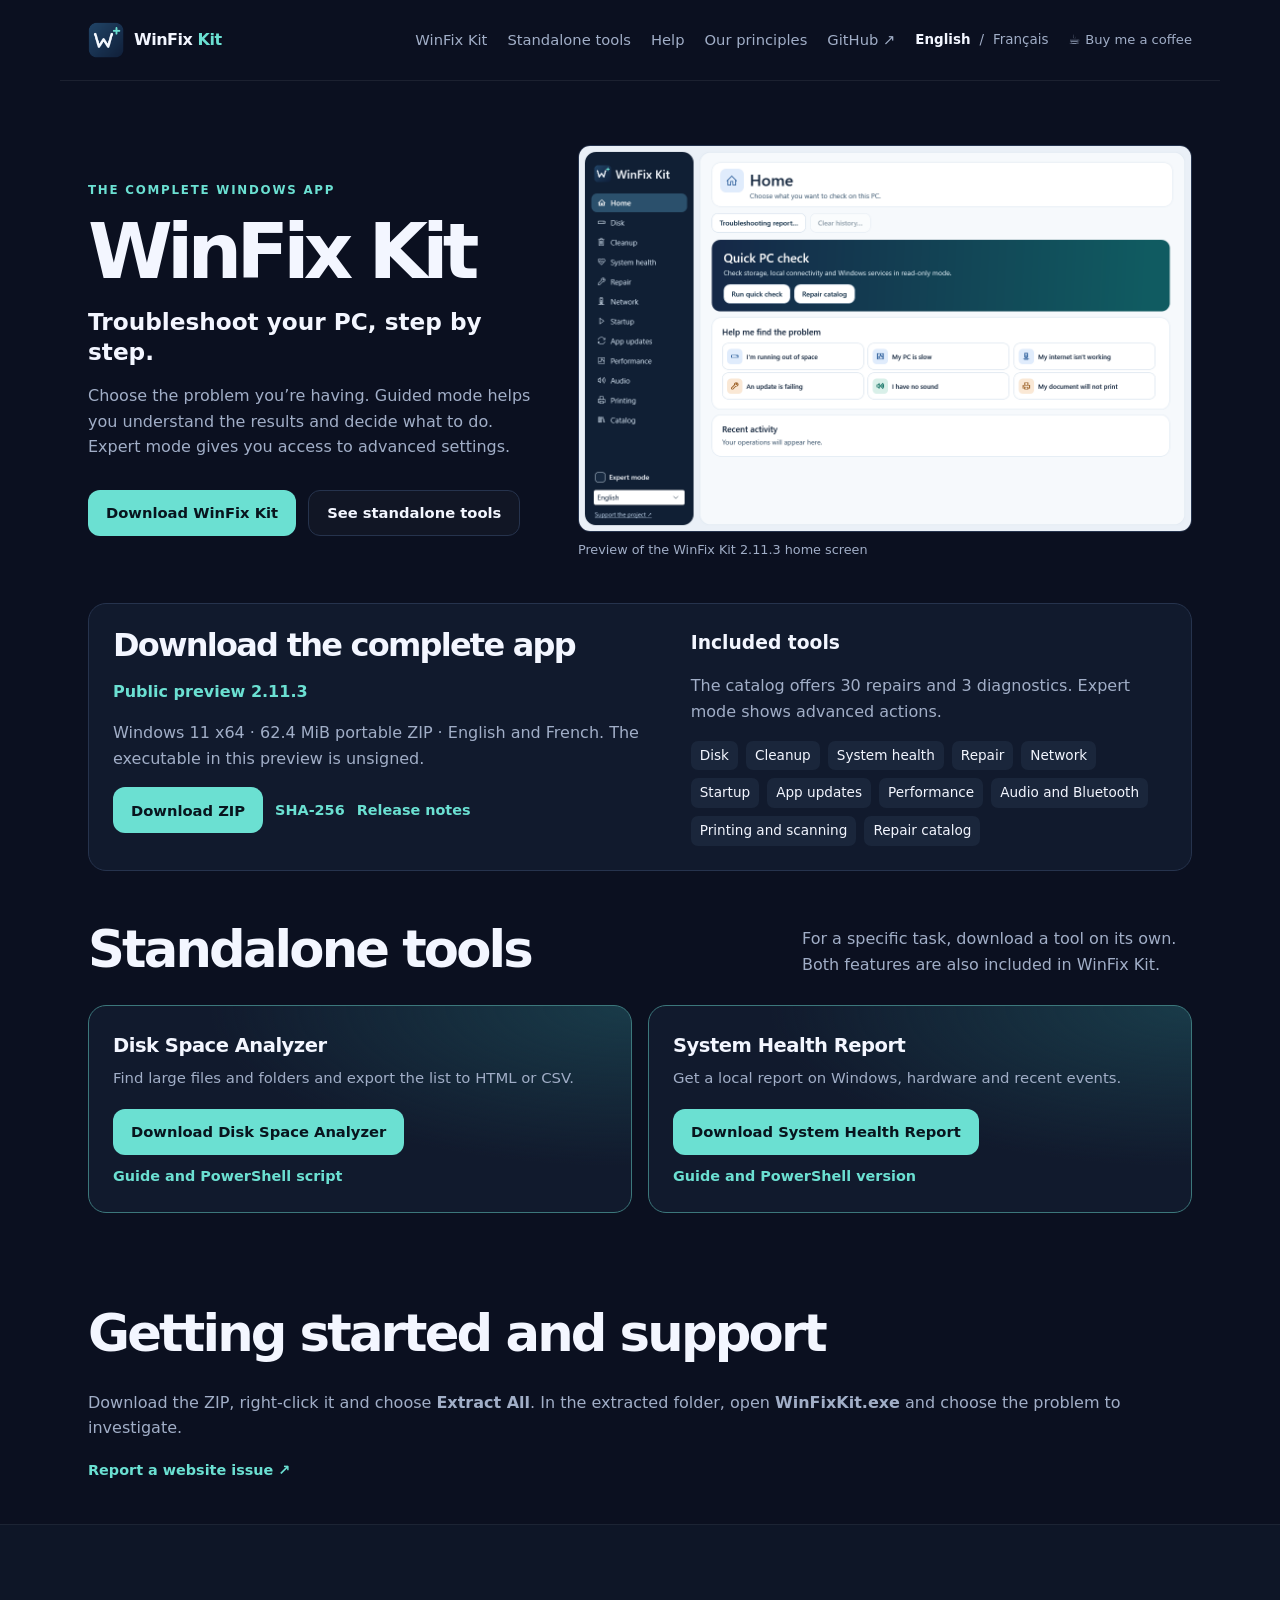
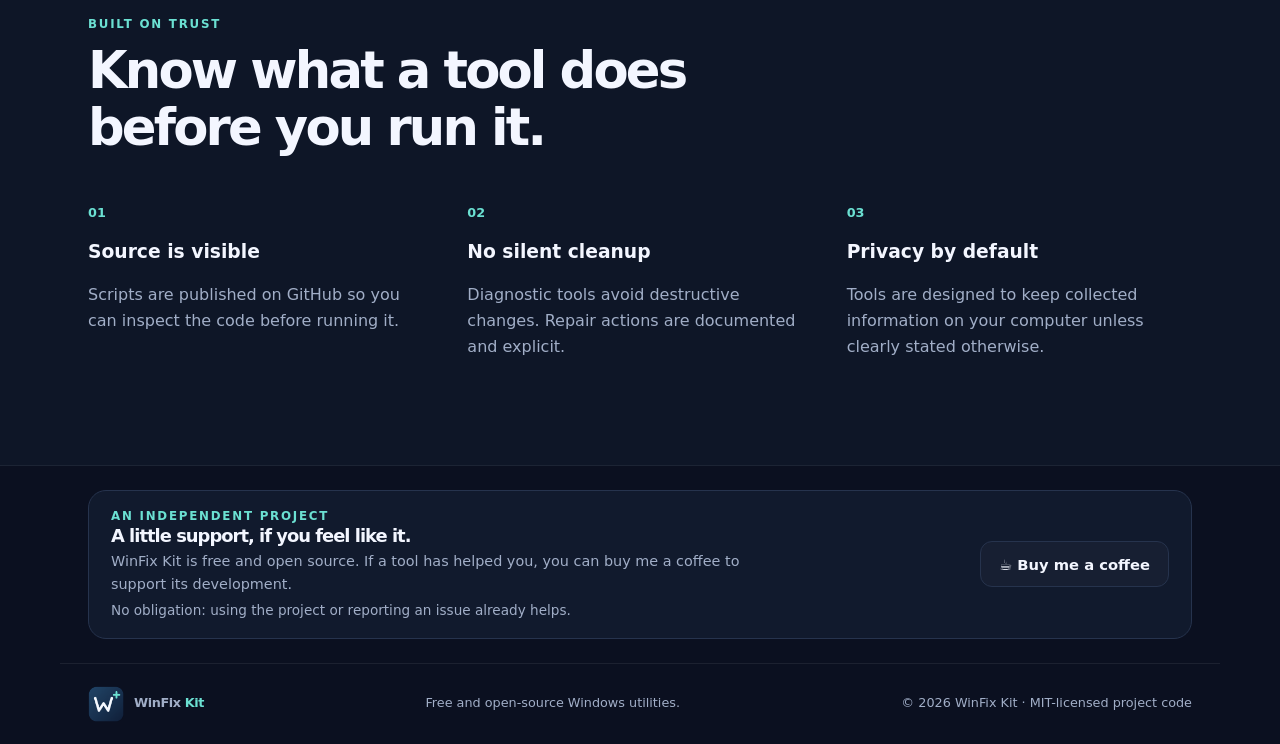
<file: index.html>
<!doctype html>
<html lang="en">
<head>
  <meta charset="utf-8">
  <!-- Balise de vérification Google Search Console -->
  <meta name="google-site-verification" content="RXHjSPJCxyEPLND76FGdB5NnXnz65nk2VLD9Rp3yw3E" />
  <meta name="viewport" content="width=device-width, initial-scale=1">
  <meta name="description" content="Explore WinFix Kit’s guided Windows troubleshooting and download the standalone Disk Space Analyzer and System Health Report.">
  <meta name="theme-color" content="#0b1020">
  <link rel="canonical" href="https://drakkenworld.github.io/winfix-kit-site/">
  <link rel="alternate" hreflang="en" href="https://drakkenworld.github.io/winfix-kit-site/">
  <link rel="alternate" hreflang="fr" href="https://drakkenworld.github.io/winfix-kit-site/fr/">
  <link rel="alternate" hreflang="x-default" href="https://drakkenworld.github.io/winfix-kit-site/">
  <title>WinFix Kit — Guided Windows troubleshooting</title>
  <link rel="icon" type="image/png" href="assets/images/winfix-logo.png">
  <link rel="stylesheet" href="assets/css/styles.css">
  <script defer src="assets/js/main.js"></script>
</head>
<body>
  <header class="site-header">
    <a class="brand" href="./" aria-label="WinFix Kit home">
      <img class="brand-mark" src="assets/images/winfix-logo.png" width="36" height="36" alt="">
      <span>WinFix <strong>Kit</strong></span>
    </a>
    <nav aria-label="Main navigation">
      <a href="#winfix-kit">WinFix Kit</a>
      <a href="#tools">Standalone tools</a>
      <a href="#help">Help</a>
      <a href="#principles">Our principles</a>
      <a href="https://github.com/DrakkenWorld" target="_blank" rel="noreferrer">GitHub ↗</a>
      <span class="language-switch" aria-label="Language"><span lang="en" aria-current="page">English</span><span aria-hidden="true">/</span><a href="fr/" lang="fr" hreflang="fr">Français</a></span>
      <a class="support-link" href="https://buymeacoffee.com/drakken" target="_blank" rel="noreferrer"><span aria-hidden="true">☕</span> Buy me a coffee</a>
    </nav>
  </header>

  <main>
    <section class="hero" id="winfix-kit" aria-labelledby="app-title">
      <div class="hero-copy">
        <p class="eyebrow">THE COMPLETE WINDOWS APP</p>
        <h1 id="app-title">WinFix Kit</h1>
        <p class="hero-lead">Troubleshoot your PC, step by step.</p>
        <p>Choose the problem you’re having. Guided mode helps you understand the results and decide what to do. Expert mode gives you access to advanced settings.</p>
        <div class="hero-actions">
          <a class="button button-primary" href="https://github.com/DrakkenWorld/winfix-kit-site/releases/download/winfix-kit-v2.11.3/WinFix-Kit-2.11.3-win-x64.zip">Download WinFix Kit</a>
          <a class="button button-secondary" href="#tools">See standalone tools</a>
        </div>
      </div>
      <figure class="app-preview">
        <img src="assets/images/winfix-home-2.11.3-en.png" width="1240" height="780"
             alt="WinFix Kit home screen with the quick PC check, six troubleshooting routes and the language selector.">
        <figcaption>Preview of the WinFix Kit 2.11.3 home screen</figcaption>
      </figure>
    </section>

    <section class="app-details" id="app-release" aria-labelledby="release-title">
      <div>
        <h2 id="release-title">Download the complete app</h2>
        <p class="release-status">Public preview 2.11.3</p>
        <p>Windows 11 x64 · 62.4 MiB portable ZIP · English and French. The executable in this preview is unsigned.</p>
        <div class="hero-actions release-actions">
          <a class="button button-primary" href="https://github.com/DrakkenWorld/winfix-kit-site/releases/download/winfix-kit-v2.11.3/WinFix-Kit-2.11.3-win-x64.zip">Download ZIP</a>
          <a class="text-link" href="https://github.com/DrakkenWorld/winfix-kit-site/releases/download/winfix-kit-v2.11.3/SHA256SUMS.txt">SHA-256</a>
          <a class="text-link" href="https://github.com/DrakkenWorld/winfix-kit-site/releases/tag/winfix-kit-v2.11.3">Release notes</a>
        </div>
      </div>
      <div>
        <h3>Included tools</h3>
        <p>The catalog offers 30 repairs and 3 diagnostics. Expert mode shows advanced actions.</p>
        <ul class="module-list"><li>Disk</li><li>Cleanup</li><li>System health</li><li>Repair</li><li>Network</li><li>Startup</li><li>App updates</li><li>Performance</li><li>Audio and Bluetooth</li><li>Printing and scanning</li><li>Repair catalog</li></ul>
      </div>
    </section>

    <section class="section standalone" id="tools" aria-labelledby="tools-title">
      <div class="section-heading">
        <h2 id="tools-title">Standalone tools</h2>
        <p>For a specific task, download a tool on its own. Both features are also included in WinFix Kit.</p>
      </div>
      <div class="tool-grid">
        <article class="tool-card featured">
          <h3>Disk Space Analyzer</h3>
          <p>Find large files and folders and export the list to HTML or CSV.</p>
          <div class="tool-actions">
            <a class="button button-primary" href="https://github.com/DrakkenWorld/winfix-disk-space-analyzer/releases/latest/download/WinFix-DiskSpaceAnalyzer-Windows-x64.exe">Download Disk Space Analyzer</a>
            <a class="text-link" href="disk-space-analyzer/">Guide and PowerShell script</a>
          </div>
        </article>
        <article class="tool-card featured">
          <h3>System Health Report</h3>
          <p>Get a local report on Windows, hardware and recent events.</p>
          <div class="tool-actions">
            <a class="button button-primary" href="https://github.com/DrakkenWorld/winfix-system-health-report/releases/download/v1.1.0/WinFix-SystemHealthReport-Windows-x64.exe">Download System Health Report</a>
            <a class="text-link" href="system-health-report/">Guide and PowerShell version</a>
          </div>
        </article>
      </div>
    </section>

    <section class="section help" id="help" aria-labelledby="help-title">
      <div class="section-heading"><h2 id="help-title">Getting started and support</h2></div>
      <p>Download the ZIP, right-click it and choose <strong>Extract All</strong>. In the extracted folder, open <strong>WinFixKit.exe</strong> and choose the problem to investigate.</p>
      <a class="text-link" href="https://github.com/DrakkenWorld/winfix-kit-site/issues">Report a website issue ↗</a>
    </section>

    <section class="principles" id="principles">
      <div class="eyebrow">BUILT ON TRUST</div>
      <h2>Know what a tool does<br>before you run it.</h2>
      <div class="principle-grid">
        <div><span class="principle-number">01</span><h3>Source is visible</h3><p>Scripts are published on GitHub so you can inspect the code before running it.</p></div>
        <div><span class="principle-number">02</span><h3>No silent cleanup</h3><p>Diagnostic tools avoid destructive changes. Repair actions are documented and explicit.</p></div>
        <div><span class="principle-number">03</span><h3>Privacy by default</h3><p>Tools are designed to keep collected information on your computer unless clearly stated otherwise.</p></div>
      </div>
    </section>
    <section class="support" aria-labelledby="support-title">
      <div><div class="eyebrow">AN INDEPENDENT PROJECT</div><h2 id="support-title">A little support, if you feel like it.</h2><p>WinFix Kit is free and open source. If a tool has helped you, you can buy me a coffee to support its development.</p><p class="support-note">No obligation: using the project or reporting an issue already helps.</p></div>
      <a class="button button-secondary" href="https://buymeacoffee.com/drakken">☕ Buy me a coffee</a>
    </section>
  </main>

  <footer class="site-footer">
    <a class="brand" href="./"><img class="brand-mark" src="assets/images/winfix-logo.png" width="36" height="36" alt=""><span>WinFix <strong>Kit</strong></span></a>
    <p>Free and open-source Windows utilities.</p>
    <span>© <span id="year">2026</span> WinFix Kit · <a href="https://github.com/DrakkenWorld/winfix-kit-site/blob/main/LICENSE">MIT-licensed project code</a></span>
  </footer>
</body>
</html>
</file>
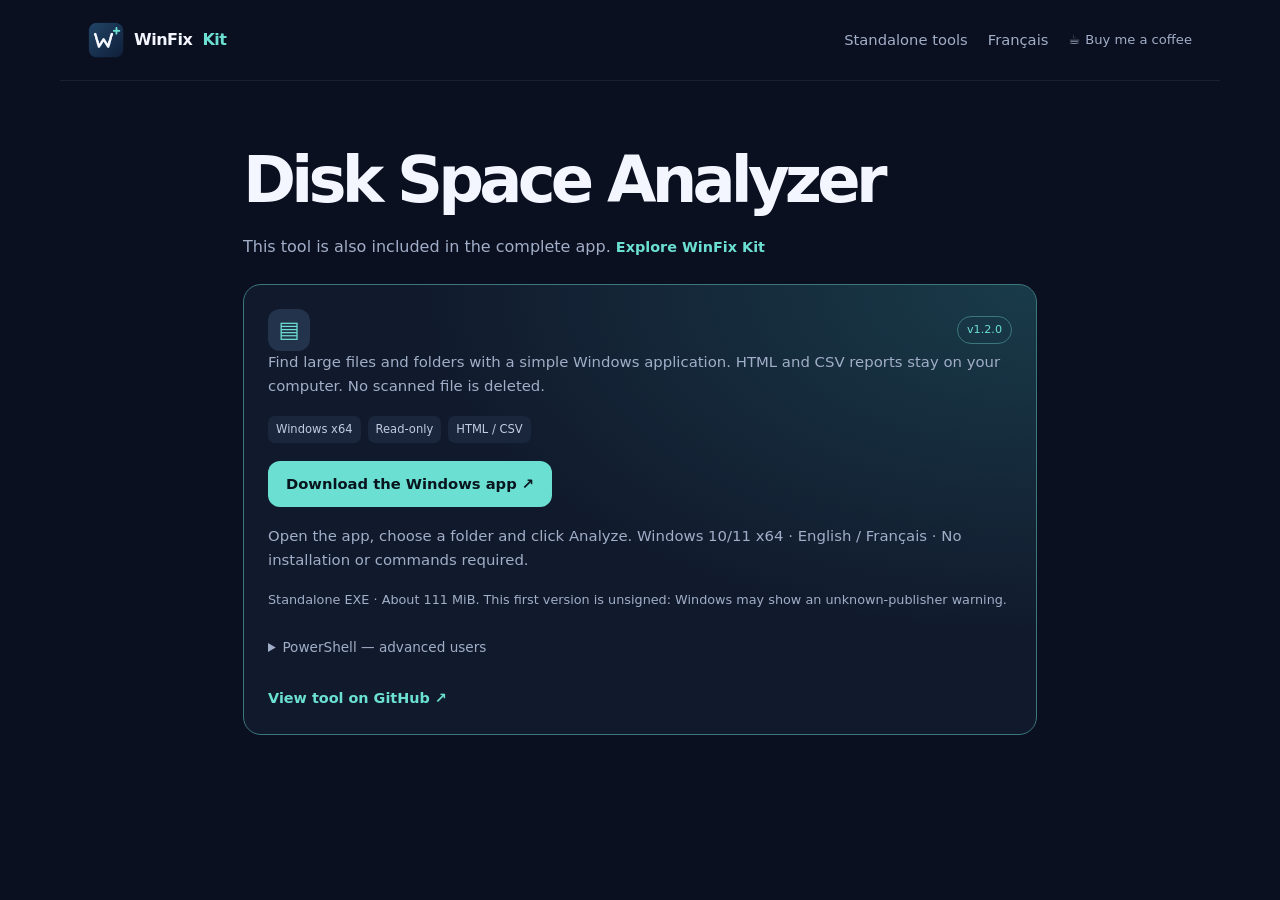
<file: disk-space-analyzer/index.html>
<!doctype html>
<html lang="en">
<head>
  <meta charset="utf-8">
  <meta name="viewport" content="width=device-width, initial-scale=1">
  <meta name="description" content="Disk Space Analyzer — standalone Windows app and PowerShell version.">
  <meta name="theme-color" content="#0b1020">
  <title>Disk Space Analyzer — WinFix Kit</title>
  <link rel="canonical" href="https://drakkenworld.github.io/winfix-kit-site/disk-space-analyzer/">
  <link rel="alternate" hreflang="en" href="https://drakkenworld.github.io/winfix-kit-site/disk-space-analyzer/">
  <link rel="alternate" hreflang="fr" href="https://drakkenworld.github.io/winfix-kit-site/fr/analyseur-disque/">
  <link rel="icon" type="image/png" href="../assets/images/winfix-logo.png">
  <link rel="stylesheet" href="../assets/css/styles.css">
</head>
<body>
  <header class="site-header">
    <a class="brand" href="../"><img class="brand-mark" src="../assets/images/winfix-logo.png" width="36" height="36" alt=""> WinFix <strong>Kit</strong></a>
    <nav aria-label="Main navigation">
      <a href="../#tools">Standalone tools</a>
      <a href="../fr/analyseur-disque/" lang="fr" hreflang="fr">Français</a>
      <a class="support-link" href="https://buymeacoffee.com/drakken" target="_blank" rel="noreferrer"><span aria-hidden="true">☕</span> Buy me a coffee</a>
    </nav>
  </header>
  <main class="section standalone-detail">
    <h1>Disk Space Analyzer</h1>
    <p class="detail-intro">This tool is also included in the complete app. <a class="text-link" href="../#winfix-kit">Explore WinFix Kit</a></p>
        <article class="tool-card featured">
          <div class="card-top"><span class="tool-icon">▤</span><span class="pill pill-ready">v1.2.0</span></div>
          <p>Find large files and folders with a simple Windows application. HTML and CSV reports stay on your computer. No scanned file is deleted.</p>
          <div class="tag-row"><span>Windows x64</span><span>Read-only</span><span>HTML / CSV</span></div>
          <a class="button button-primary" href="https://github.com/DrakkenWorld/winfix-disk-space-analyzer/releases/latest/download/WinFix-DiskSpaceAnalyzer-Windows-x64.exe">Download the Windows app ↗</a>
          <p>Open the app, choose a folder and click Analyze. Windows 10/11 x64 · English / Français · No installation or commands required.</p>
          <p class="download-note">Standalone EXE · About 111 MiB. This first version is unsigned: Windows may show an unknown-publisher warning.</p>
          <details class="advanced-download"><summary>PowerShell — advanced users</summary>
            <p><a class="text-link" href="https://github.com/DrakkenWorld/winfix-disk-space-analyzer/releases/latest/download/WinFix-DiskSpaceAnalyzer.ps1">Download the PowerShell script</a> · Windows PowerShell 5.1 or PowerShell 7.</p>
            <pre class="usage"><code>.\WinFix-DiskSpaceAnalyzer.ps1 -Path "$env:USERPROFILE\Documents" -Language en</code></pre>
          </details>
          <a class="text-link" href="https://github.com/DrakkenWorld/winfix-disk-space-analyzer" target="_blank" rel="noreferrer">View tool on GitHub ↗</a>
        </article>
  </main>
</body>
</html>
</file>
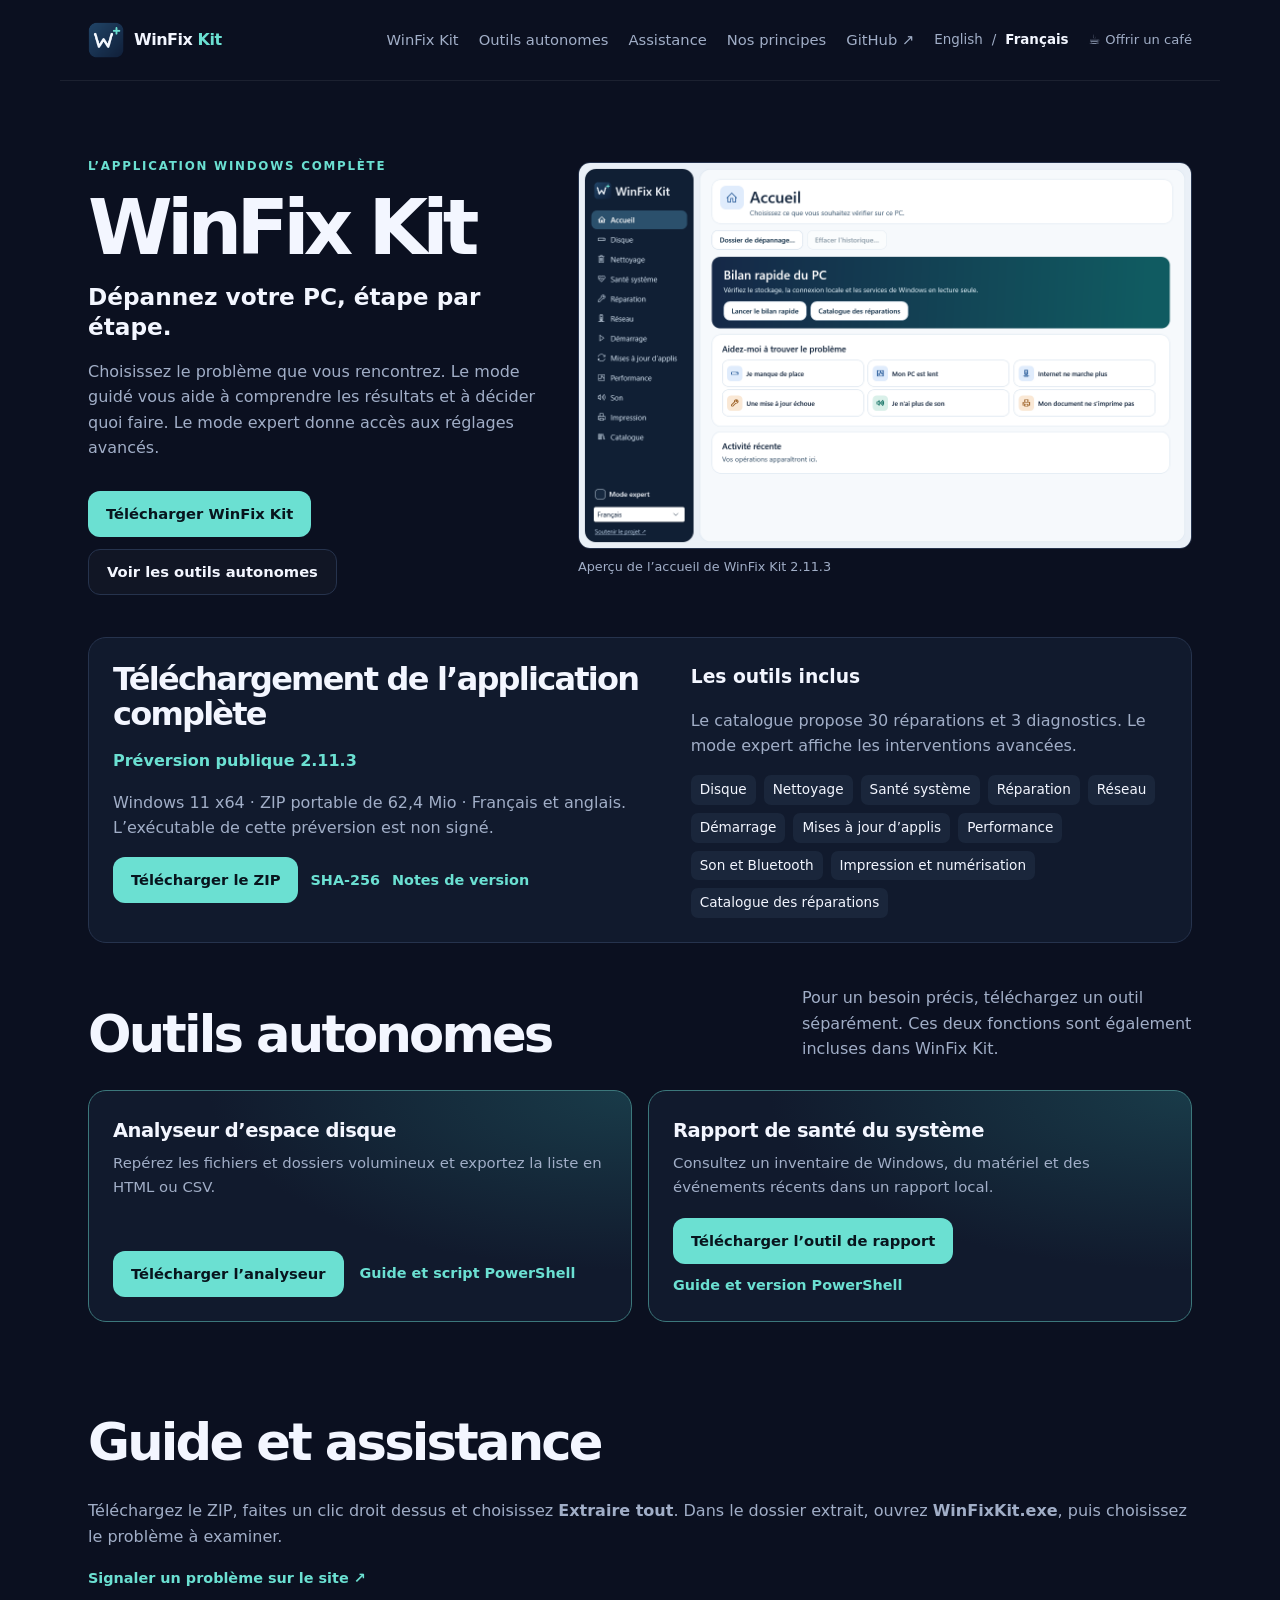
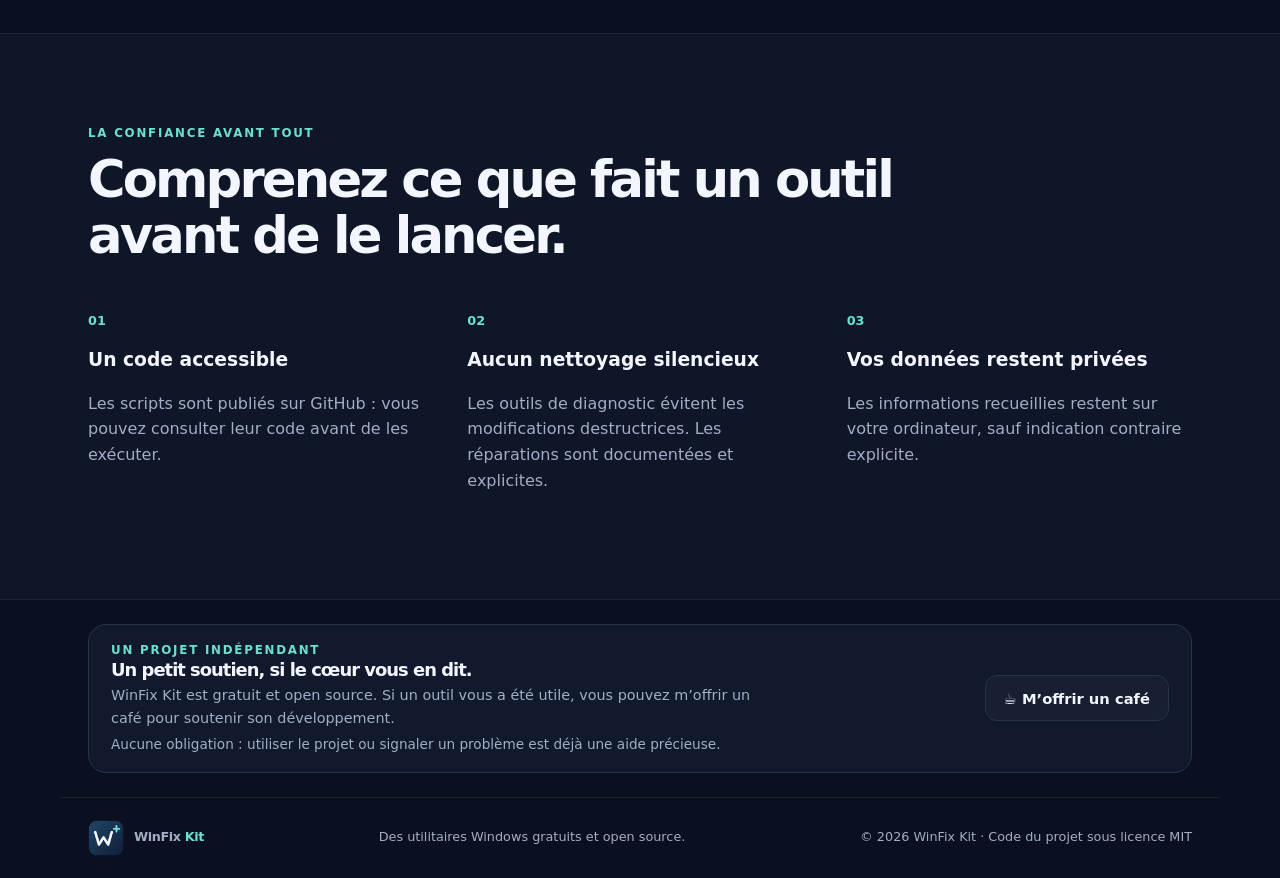
<file: fr/index.html>
<!doctype html>
<html lang="fr">
<head>
  <meta charset="utf-8">
  <!-- Balise de vérification Google Search Console -->
  <meta name="google-site-verification" content="RXHjSPJCxyEPLND76FGdB5NnXnz65nk2VLD9Rp3yw3E" />
  <meta name="viewport" content="width=device-width, initial-scale=1">
  <meta name="description" content="Découvrez WinFix Kit et ses parcours de dépannage Windows, ainsi que l’analyseur d’espace disque et le rapport de santé autonomes.">
  <meta name="theme-color" content="#0b1020">
  <link rel="canonical" href="https://drakkenworld.github.io/winfix-kit-site/fr/">
  <link rel="alternate" hreflang="en" href="https://drakkenworld.github.io/winfix-kit-site/">
  <link rel="alternate" hreflang="fr" href="https://drakkenworld.github.io/winfix-kit-site/fr/">
  <link rel="alternate" hreflang="x-default" href="https://drakkenworld.github.io/winfix-kit-site/">
  <title>WinFix Kit — Dépannage Windows guidé</title>
  <link rel="icon" type="image/png" href="../assets/images/winfix-logo.png">
  <link rel="stylesheet" href="../assets/css/styles.css">
  <script defer src="../assets/js/main.js"></script>
</head>
<body>
  <header class="site-header">
    <a class="brand" href="./" aria-label="Accueil WinFix Kit">
      <img class="brand-mark" src="../assets/images/winfix-logo.png" width="36" height="36" alt="">
      <span>WinFix <strong>Kit</strong></span>
    </a>
    <nav aria-label="Navigation principale">
      <a href="#winfix-kit">WinFix Kit</a>
      <a href="#tools">Outils autonomes</a>
      <a href="#help">Assistance</a>
      <a href="#principles">Nos principes</a>
      <a href="https://github.com/DrakkenWorld" target="_blank" rel="noreferrer">GitHub ↗</a>
      <span class="language-switch" aria-label="Langue"><a href="../" lang="en" hreflang="en">English</a><span aria-hidden="true">/</span><span lang="fr" aria-current="page">Français</span></span>
      <a class="support-link" href="https://buymeacoffee.com/drakken" target="_blank" rel="noreferrer"><span aria-hidden="true">☕</span> Offrir un café</a>
    </nav>
  </header>

  <main>
    <section class="hero" id="winfix-kit" aria-labelledby="app-title">
      <div class="hero-copy">
        <p class="eyebrow">L’APPLICATION WINDOWS COMPLÈTE</p>
        <h1 id="app-title">WinFix Kit</h1>
        <p class="hero-lead">Dépannez votre PC, étape par étape.</p>
        <p>Choisissez le problème que vous rencontrez. Le mode guidé vous aide à comprendre les résultats et à décider quoi faire. Le mode expert donne accès aux réglages avancés.</p>
        <div class="hero-actions">
          <a class="button button-primary" href="https://github.com/DrakkenWorld/winfix-kit-site/releases/download/winfix-kit-v2.11.3/WinFix-Kit-2.11.3-win-x64.zip">Télécharger WinFix Kit</a>
          <a class="button button-secondary" href="#tools">Voir les outils autonomes</a>
        </div>
      </div>
      <figure class="app-preview">
        <img src="../assets/images/winfix-home-2.11.3-fr.png" width="1240" height="780"
             alt="Accueil de WinFix Kit avec le bilan rapide, six parcours de dépannage et le sélecteur de langue.">
        <figcaption>Aperçu de l’accueil de WinFix Kit 2.11.3</figcaption>
      </figure>
    </section>

    <section class="app-details" id="app-release" aria-labelledby="release-title">
      <div>
        <h2 id="release-title">Téléchargement de l’application complète</h2>
        <p class="release-status">Préversion publique 2.11.3</p>
        <p>Windows 11 x64 · ZIP portable de 62,4 Mio · Français et anglais. L’exécutable de cette préversion est non signé.</p>
        <div class="hero-actions release-actions">
          <a class="button button-primary" href="https://github.com/DrakkenWorld/winfix-kit-site/releases/download/winfix-kit-v2.11.3/WinFix-Kit-2.11.3-win-x64.zip">Télécharger le ZIP</a>
          <a class="text-link" href="https://github.com/DrakkenWorld/winfix-kit-site/releases/download/winfix-kit-v2.11.3/SHA256SUMS.txt">SHA-256</a>
          <a class="text-link" href="https://github.com/DrakkenWorld/winfix-kit-site/releases/tag/winfix-kit-v2.11.3">Notes de version</a>
        </div>
      </div>
      <div>
        <h3>Les outils inclus</h3>
        <p>Le catalogue propose 30 réparations et 3 diagnostics. Le mode expert affiche les interventions avancées.</p>
        <ul class="module-list"><li>Disque</li><li>Nettoyage</li><li>Santé système</li><li>Réparation</li><li>Réseau</li><li>Démarrage</li><li>Mises à jour d’applis</li><li>Performance</li><li>Son et Bluetooth</li><li>Impression et numérisation</li><li>Catalogue des réparations</li></ul>
      </div>
    </section>

    <section class="section standalone" id="tools" aria-labelledby="tools-title">
      <div class="section-heading">
        <h2 id="tools-title">Outils autonomes</h2>
        <p>Pour un besoin précis, téléchargez un outil séparément. Ces deux fonctions sont également incluses dans WinFix Kit.</p>
      </div>
      <div class="tool-grid">
        <article class="tool-card featured">
          <h3>Analyseur d’espace disque</h3>
          <p>Repérez les fichiers et dossiers volumineux et exportez la liste en HTML ou CSV.</p>
          <div class="tool-actions">
            <a class="button button-primary" href="https://github.com/DrakkenWorld/winfix-disk-space-analyzer/releases/latest/download/WinFix-DiskSpaceAnalyzer-Windows-x64.exe">Télécharger l’analyseur</a>
            <a class="text-link" href="analyseur-disque/">Guide et script PowerShell</a>
          </div>
        </article>
        <article class="tool-card featured">
          <h3>Rapport de santé du système</h3>
          <p>Consultez un inventaire de Windows, du matériel et des événements récents dans un rapport local.</p>
          <div class="tool-actions">
            <a class="button button-primary" href="https://github.com/DrakkenWorld/winfix-system-health-report/releases/download/v1.1.0/WinFix-SystemHealthReport-Windows-x64.exe">Télécharger l’outil de rapport</a>
            <a class="text-link" href="rapport-sante/">Guide et version PowerShell</a>
          </div>
        </article>
      </div>
    </section>

    <section class="section help" id="help" aria-labelledby="help-title">
      <div class="section-heading"><h2 id="help-title">Guide et assistance</h2></div>
      <p>Téléchargez le ZIP, faites un clic droit dessus et choisissez <strong>Extraire tout</strong>. Dans le dossier extrait, ouvrez <strong>WinFixKit.exe</strong>, puis choisissez le problème à examiner.</p>
      <a class="text-link" href="https://github.com/DrakkenWorld/winfix-kit-site/issues">Signaler un problème sur le site ↗</a>
    </section>

    <section class="principles" id="principles">
      <div class="eyebrow">LA CONFIANCE AVANT TOUT</div>
      <h2>Comprenez ce que fait un outil<br>avant de le lancer.</h2>
      <div class="principle-grid">
        <div><span class="principle-number">01</span><h3>Un code accessible</h3><p>Les scripts sont publiés sur GitHub : vous pouvez consulter leur code avant de les exécuter.</p></div>
        <div><span class="principle-number">02</span><h3>Aucun nettoyage silencieux</h3><p>Les outils de diagnostic évitent les modifications destructrices. Les réparations sont documentées et explicites.</p></div>
        <div><span class="principle-number">03</span><h3>Vos données restent privées</h3><p>Les informations recueillies restent sur votre ordinateur, sauf indication contraire explicite.</p></div>
      </div>
    </section>
    <section class="support" aria-labelledby="support-title">
      <div><div class="eyebrow">UN PROJET INDÉPENDANT</div><h2 id="support-title">Un petit soutien, si le cœur vous en dit.</h2><p>WinFix Kit est gratuit et open source. Si un outil vous a été utile, vous pouvez m’offrir un café pour soutenir son développement.</p><p class="support-note">Aucune obligation : utiliser le projet ou signaler un problème est déjà une aide précieuse.</p></div>
      <a class="button button-secondary" href="https://buymeacoffee.com/drakken">☕ M’offrir un café</a>
    </section>
  </main>

  <footer class="site-footer">
    <a class="brand" href="./"><img class="brand-mark" src="../assets/images/winfix-logo.png" width="36" height="36" alt=""><span>WinFix <strong>Kit</strong></span></a>
    <p>Des utilitaires Windows gratuits et open source.</p>
    <span>© <span id="year">2026</span> WinFix Kit · <a href="https://github.com/DrakkenWorld/winfix-kit-site/blob/main/LICENSE">Code du projet sous licence MIT</a></span>
  </footer>
</body>
</html>
</file>
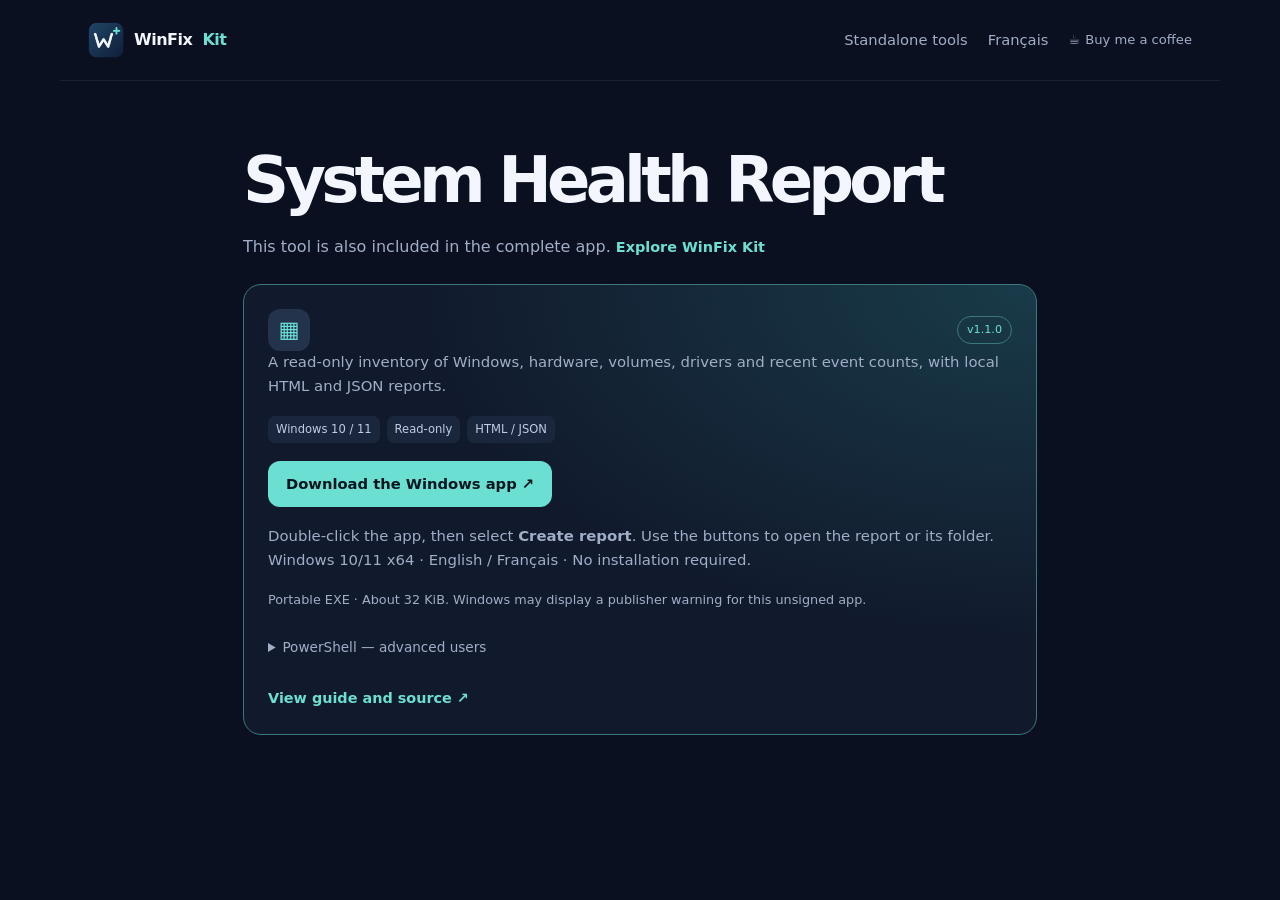
<file: system-health-report/index.html>
<!doctype html>
<html lang="en">
<head>
  <meta charset="utf-8">
  <meta name="viewport" content="width=device-width, initial-scale=1">
  <meta name="description" content="System Health Report — standalone Windows app and PowerShell version.">
  <meta name="theme-color" content="#0b1020">
  <title>System Health Report — WinFix Kit</title>
  <link rel="canonical" href="https://drakkenworld.github.io/winfix-kit-site/system-health-report/">
  <link rel="alternate" hreflang="en" href="https://drakkenworld.github.io/winfix-kit-site/system-health-report/">
  <link rel="alternate" hreflang="fr" href="https://drakkenworld.github.io/winfix-kit-site/fr/rapport-sante/">
  <link rel="icon" type="image/png" href="../assets/images/winfix-logo.png">
  <link rel="stylesheet" href="../assets/css/styles.css">
</head>
<body>
  <header class="site-header">
    <a class="brand" href="../"><img class="brand-mark" src="../assets/images/winfix-logo.png" width="36" height="36" alt=""> WinFix <strong>Kit</strong></a>
    <nav aria-label="Main navigation">
      <a href="../#tools">Standalone tools</a>
      <a href="../fr/rapport-sante/" lang="fr" hreflang="fr">Français</a>
      <a class="support-link" href="https://buymeacoffee.com/drakken" target="_blank" rel="noreferrer"><span aria-hidden="true">☕</span> Buy me a coffee</a>
    </nav>
  </header>
  <main class="section standalone-detail">
    <h1>System Health Report</h1>
    <p class="detail-intro">This tool is also included in the complete app. <a class="text-link" href="../#winfix-kit">Explore WinFix Kit</a></p>
        <article class="tool-card featured">
          <div class="card-top"><span class="tool-icon">▦</span><span class="pill pill-ready">v1.1.0</span></div>
          <p>A read-only inventory of Windows, hardware, volumes, drivers and recent event counts, with local HTML and JSON reports.</p>
          <div class="tag-row"><span>Windows 10 / 11</span><span>Read-only</span><span>HTML / JSON</span></div>
          <a class="button button-primary" href="https://github.com/DrakkenWorld/winfix-system-health-report/releases/download/v1.1.0/WinFix-SystemHealthReport-Windows-x64.exe">Download the Windows app ↗</a>
          <p>Double-click the app, then select <strong>Create report</strong>. Use the buttons to open the report or its folder. Windows 10/11 x64 · English / Français · No installation required.</p>
          <p class="download-note">Portable EXE · About 32 KiB. Windows may display a publisher warning for this unsigned app.</p>
          <details class="advanced-download"><summary>PowerShell — advanced users</summary>
            <p><a class="text-link" href="https://github.com/DrakkenWorld/winfix-system-health-report/releases/download/v1.1.0/WinFix-SystemHealthReport-v1.1.0.zip">Download the ZIP</a> · Windows PowerShell 5.1 or PowerShell 7.</p>
          </details>
          <a class="text-link" href="https://github.com/DrakkenWorld/winfix-system-health-report#readme">View guide and source ↗</a>
        </article>
  </main>
</body>
</html>
</file>
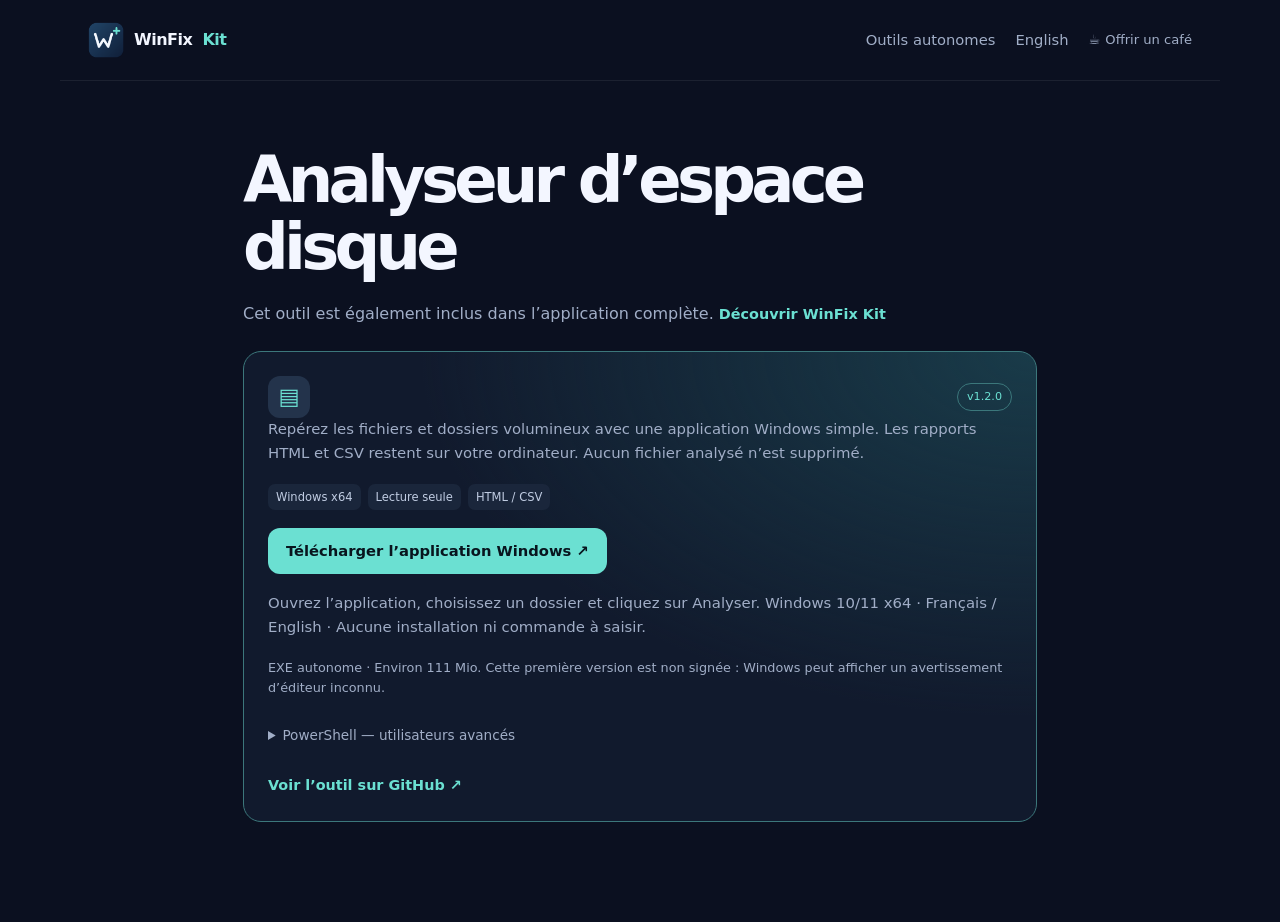
<file: fr/analyseur-disque/index.html>
<!doctype html>
<html lang="fr">
<head>
  <meta charset="utf-8">
  <meta name="viewport" content="width=device-width, initial-scale=1">
  <meta name="description" content="Analyseur d’espace disque — application Windows autonome et version PowerShell.">
  <meta name="theme-color" content="#0b1020">
  <title>Analyseur d’espace disque — WinFix Kit</title>
  <link rel="canonical" href="https://drakkenworld.github.io/winfix-kit-site/fr/analyseur-disque/">
  <link rel="alternate" hreflang="en" href="https://drakkenworld.github.io/winfix-kit-site/disk-space-analyzer/">
  <link rel="alternate" hreflang="fr" href="https://drakkenworld.github.io/winfix-kit-site/fr/analyseur-disque/">
  <link rel="icon" type="image/png" href="../../assets/images/winfix-logo.png">
  <link rel="stylesheet" href="../../assets/css/styles.css">
</head>
<body>
  <header class="site-header">
    <a class="brand" href="../"><img class="brand-mark" src="../../assets/images/winfix-logo.png" width="36" height="36" alt=""> WinFix <strong>Kit</strong></a>
    <nav aria-label="Navigation principale">
      <a href="../#tools">Outils autonomes</a>
      <a href="../../disk-space-analyzer/" lang="en" hreflang="en">English</a>
      <a class="support-link" href="https://buymeacoffee.com/drakken" target="_blank" rel="noreferrer"><span aria-hidden="true">☕</span> Offrir un café</a>
    </nav>
  </header>
  <main class="section standalone-detail">
    <h1>Analyseur d’espace disque</h1>
    <p class="detail-intro">Cet outil est également inclus dans l’application complète. <a class="text-link" href="../#winfix-kit">Découvrir WinFix Kit</a></p>
        <article class="tool-card featured">
          <div class="card-top"><span class="tool-icon">▤</span><span class="pill pill-ready">v1.2.0</span></div>
          <p>Repérez les fichiers et dossiers volumineux avec une application Windows simple. Les rapports HTML et CSV restent sur votre ordinateur. Aucun fichier analysé n’est supprimé.</p>
          <div class="tag-row"><span>Windows x64</span><span>Lecture seule</span><span>HTML / CSV</span></div>
          <a class="button button-primary" href="https://github.com/DrakkenWorld/winfix-disk-space-analyzer/releases/latest/download/WinFix-DiskSpaceAnalyzer-Windows-x64.exe">Télécharger l’application Windows ↗</a>
          <p>Ouvrez l’application, choisissez un dossier et cliquez sur Analyser. Windows 10/11 x64 · Français / English · Aucune installation ni commande à saisir.</p>
          <p class="download-note">EXE autonome · Environ 111 Mio. Cette première version est non signée : Windows peut afficher un avertissement d’éditeur inconnu.</p>
          <details class="advanced-download"><summary>PowerShell — utilisateurs avancés</summary>
            <p><a class="text-link" href="https://github.com/DrakkenWorld/winfix-disk-space-analyzer/releases/latest/download/WinFix-DiskSpaceAnalyzer.ps1">Télécharger le script PowerShell</a> · Windows PowerShell 5.1 ou PowerShell 7.</p>
            <pre class="usage"><code>.\WinFix-DiskSpaceAnalyzer.ps1 -Path "$env:USERPROFILE\Documents" -Language fr</code></pre>
          </details>
          <a class="text-link" href="https://github.com/DrakkenWorld/winfix-disk-space-analyzer" target="_blank" rel="noreferrer">Voir l’outil sur GitHub ↗</a>
        </article>
  </main>
</body>
</html>
</file>
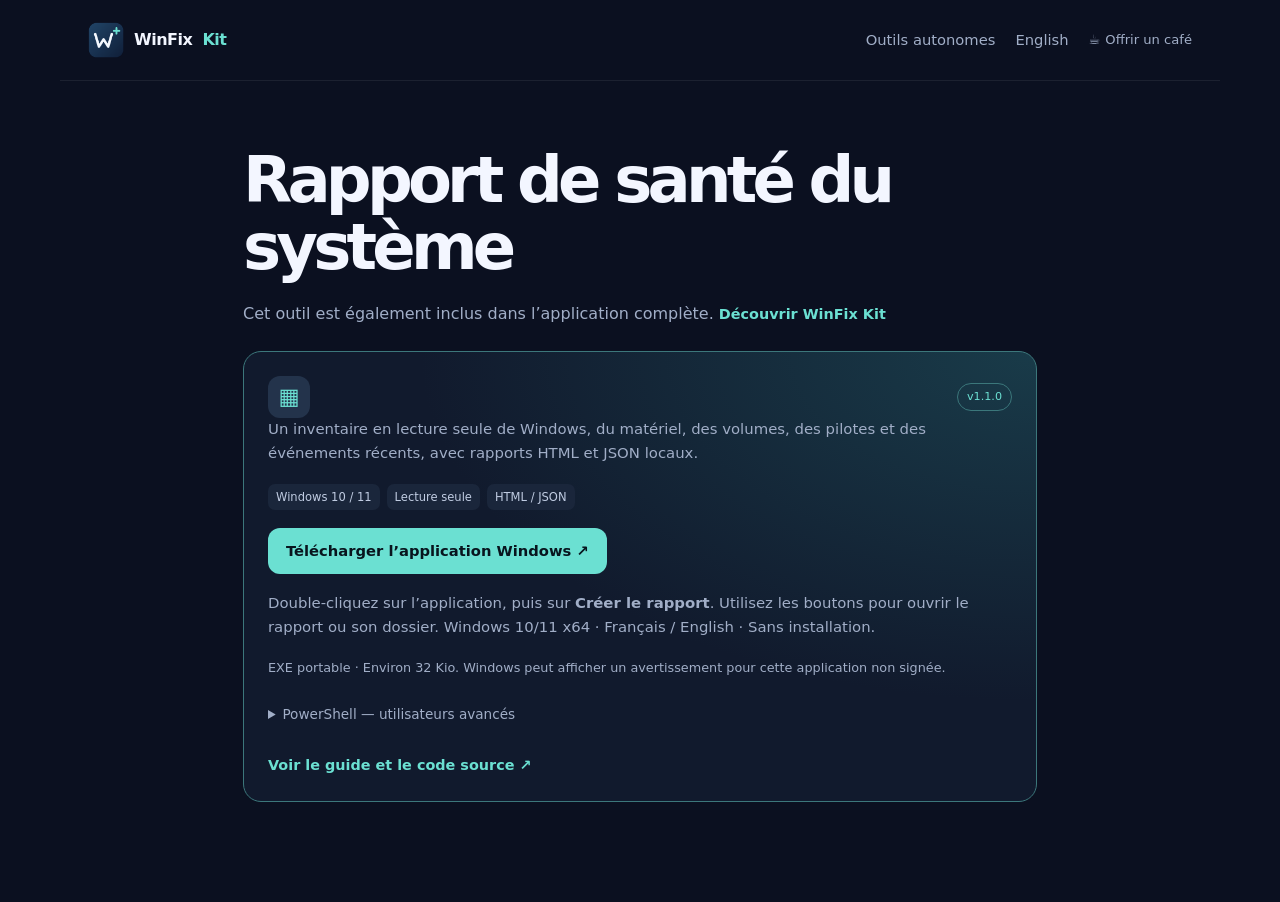
<file: fr/rapport-sante/index.html>
<!doctype html>
<html lang="fr">
<head>
  <meta charset="utf-8">
  <meta name="viewport" content="width=device-width, initial-scale=1">
  <meta name="description" content="Rapport de santé du système — application Windows autonome et version PowerShell.">
  <meta name="theme-color" content="#0b1020">
  <title>Rapport de santé du système — WinFix Kit</title>
  <link rel="canonical" href="https://drakkenworld.github.io/winfix-kit-site/fr/rapport-sante/">
  <link rel="alternate" hreflang="en" href="https://drakkenworld.github.io/winfix-kit-site/system-health-report/">
  <link rel="alternate" hreflang="fr" href="https://drakkenworld.github.io/winfix-kit-site/fr/rapport-sante/">
  <link rel="icon" type="image/png" href="../../assets/images/winfix-logo.png">
  <link rel="stylesheet" href="../../assets/css/styles.css">
</head>
<body>
  <header class="site-header">
    <a class="brand" href="../"><img class="brand-mark" src="../../assets/images/winfix-logo.png" width="36" height="36" alt=""> WinFix <strong>Kit</strong></a>
    <nav aria-label="Navigation principale">
      <a href="../#tools">Outils autonomes</a>
      <a href="../../system-health-report/" lang="en" hreflang="en">English</a>
      <a class="support-link" href="https://buymeacoffee.com/drakken" target="_blank" rel="noreferrer"><span aria-hidden="true">☕</span> Offrir un café</a>
    </nav>
  </header>
  <main class="section standalone-detail">
    <h1>Rapport de santé du système</h1>
    <p class="detail-intro">Cet outil est également inclus dans l’application complète. <a class="text-link" href="../#winfix-kit">Découvrir WinFix Kit</a></p>
        <article class="tool-card featured">
          <div class="card-top"><span class="tool-icon">▦</span><span class="pill pill-ready">v1.1.0</span></div>
          <p>Un inventaire en lecture seule de Windows, du matériel, des volumes, des pilotes et des événements récents, avec rapports HTML et JSON locaux.</p>
          <div class="tag-row"><span>Windows 10 / 11</span><span>Lecture seule</span><span>HTML / JSON</span></div>
          <a class="button button-primary" href="https://github.com/DrakkenWorld/winfix-system-health-report/releases/download/v1.1.0/WinFix-SystemHealthReport-Windows-x64.exe">Télécharger l’application Windows ↗</a>
          <p>Double-cliquez sur l’application, puis sur <strong>Créer le rapport</strong>. Utilisez les boutons pour ouvrir le rapport ou son dossier. Windows 10/11 x64 · Français / English · Sans installation.</p>
          <p class="download-note">EXE portable · Environ 32 Kio. Windows peut afficher un avertissement pour cette application non signée.</p>
          <details class="advanced-download"><summary>PowerShell — utilisateurs avancés</summary>
            <p><a class="text-link" href="https://github.com/DrakkenWorld/winfix-system-health-report/releases/download/v1.1.0/WinFix-SystemHealthReport-v1.1.0.zip">Télécharger le ZIP</a> · Windows PowerShell 5.1 ou PowerShell 7.</p>
          </details>
          <a class="text-link" href="https://github.com/DrakkenWorld/winfix-system-health-report/blob/main/README.fr.md">Voir le guide et le code source ↗</a>
        </article>
  </main>
</body>
</html>
</file>
<file: assets/css/styles.css>
:root {
  color-scheme: dark;
  --bg: #0b1020;
  --surface: #111a2d;
  --surface-raised: #151f35;
  --border: #26334d;
  --text: #f3f6ff;
  --muted: #a1aec7;
  --accent: #6be0d2;
  --accent-2: #8ba7ff;
  --radius: 18px;
  font-family: Inter, ui-sans-serif, system-ui, -apple-system, BlinkMacSystemFont, "Segoe UI", sans-serif;
}
* { box-sizing: border-box; }
html { scroll-behavior: smooth; }
body { margin: 0; background: var(--bg); color: var(--text); line-height: 1.6; }
a { color: inherit; text-decoration: none; }
a:focus-visible { outline: 2px solid var(--accent); outline-offset: 4px; }
.site-header, .site-footer { max-width: 1160px; margin: auto; padding: 22px 28px; display: flex; align-items: center; justify-content: space-between; gap: 24px; }
.site-header { border-bottom: 1px solid rgba(255,255,255,.07); }
.brand { display: inline-flex; align-items: center; gap: 10px; font-weight: 650; letter-spacing: -.03em; }
.brand strong { color: var(--accent); }
.brand-mark { display: block; width: 36px; height: 36px; flex: 0 0 36px; }
nav { display: flex; align-items: center; flex-wrap: wrap; gap: 12px 20px; color: var(--muted); font-size: .92rem; }
nav a:hover, .text-link:hover { color: var(--accent); }
.hero { max-width: 1160px; margin: auto; padding: 64px 28px 42px; display: grid; grid-template-columns: minmax(0,.85fr) minmax(0,1.15fr); align-items: center; gap: 36px; }
.eyebrow { color: var(--accent); font-size: .74rem; font-weight: 750; letter-spacing: .15em; }
.status-dot { display: inline-block; width: 7px; height: 7px; margin-right: 8px; border-radius: 50%; background: var(--accent); box-shadow: 0 0 14px #6be0d277; }
h1 { margin: 24px 0 20px; font-size: clamp(2.8rem, 6vw, 5.3rem); line-height: 1.05; letter-spacing: -.075em; }
.hero-actions { display: flex; flex-wrap: wrap; gap: 12px; margin-top: 30px; }
.button { display: inline-flex; align-items: center; justify-content: center; gap: 10px; min-height: 46px; padding: 0 18px; border-radius: 12px; font-weight: 700; font-size: .92rem; }
.button-primary { background: var(--accent); color: #08151e; }
.button-primary:hover { filter: brightness(1.06); }
.button-secondary { border: 1px solid var(--border); background: rgba(255,255,255,.025); }
.button-secondary:hover { border-color: var(--accent); }
.section { max-width: 1160px; margin: auto; padding: 42px 28px 100px; }
.section-heading { display: flex; align-items: end; justify-content: space-between; gap: 32px; margin-bottom: 28px; }
h2 { margin: 8px 0 0; font-size: clamp(2rem, 4vw, 3.2rem); letter-spacing: -.055em; line-height: 1.1; }
.section-heading > p { max-width: 390px; color: var(--muted); margin: 0; }
.tool-grid { display: grid; grid-template-columns: repeat(6, minmax(0, 1fr)); gap: 16px; }
.tool-card { grid-column: span 2; min-height: 280px; padding: 24px; border: 1px solid var(--border); border-radius: var(--radius); background: linear-gradient(145deg, var(--surface), #0e1627); display: flex; flex-direction: column; align-items: flex-start; }
.tool-card.featured { grid-column: span 3; border-color: #3c777b; background: radial-gradient(ellipse at 100% 0%, #193b49 0, transparent 55%), var(--surface); }
.card-top { width: 100%; display: flex; justify-content: space-between; align-items: center; gap: 10px; }
.tool-icon { display: grid; place-items: center; width: 42px; height: 42px; border-radius: 12px; background: #23334b; color: var(--accent); font-size: 1.4rem; }
.pill { border: 1px solid var(--border); border-radius: 99px; padding: 4px 9px; color: var(--muted); font-size: .7rem; }
.pill-ready { color: var(--accent); border-color: #3b777b; }
.tool-card h3 { margin: 22px 0 6px; font-size: 1.22rem; letter-spacing: -.025em; }
.tool-card p { margin: 0 0 18px; color: var(--muted); font-size: .93rem; }
.tool-card > .button + p { margin-top: 18px; }
.tool-card > .button { max-width: 100%; text-align: center; padding-top: 10px; padding-bottom: 10px; }
.tool-card .download-note { font-size: .8rem; }
.advanced-download { width: 100%; margin: 0 0 20px; }
.advanced-download summary { cursor: pointer; color: var(--muted); font-size: .85rem; padding: 8px 0; }
.advanced-download summary:focus-visible { outline: 2px solid var(--accent); outline-offset: 3px; }
.advanced-download p { margin-top: 10px; }
.tag-row { display: flex; flex-wrap: wrap; gap: 7px; margin-top: auto; margin-bottom: 18px; }
.tag-row span { padding: 4px 8px; border-radius: 7px; background: #1a263b; color: #c0cce2; font-size: .72rem; }
.text-link { color: var(--accent); font-weight: 700; font-size: .9rem; }
.muted { color: #7e8ba4; font-size: .88rem; margin-top: auto; }
.principles { padding: 90px max(28px, calc((100% - 1104px)/2)); background: #0e1627; border-block: 1px solid rgba(255,255,255,.06); }
.principles h2 { margin-bottom: 44px; }
.principle-grid { display: grid; grid-template-columns: repeat(3,1fr); gap: 34px; }
.principle-number { color: var(--accent); font-size: .8rem; font-weight: 800; }
.principle-grid h3 { margin: 12px 0 5px; }
.principle-grid p { color: var(--muted); }
.site-footer { border-top: 1px solid rgba(255,255,255,.07); color: var(--muted); font-size: .8rem; flex-wrap: wrap; }
.site-footer p { margin: 0; }
@media (max-width: 760px) {
  .site-header { align-items: flex-start; flex-direction: column; }
  nav { gap: 18px; flex-wrap: wrap; }
  .hero { grid-template-columns: 1fr; padding-top: 36px; gap: 24px; }
  .section-heading { align-items: flex-start; flex-direction: column; }

  .tool-card, .tool-card.featured { grid-column: span 6; }
  .principle-grid { grid-template-columns: 1fr; gap: 22px; }
}
@media (prefers-reduced-motion: reduce) { html { scroll-behavior: auto; } }
.language-switch { display: inline-flex; gap: 9px; align-items: center; font-size: .84rem; }
.language-switch [aria-current="page"] { color: var(--text); font-weight: 700; }
.usage-label { margin-bottom: 6px !important; font-size: .82rem !important; }
.usage { width: 100%; margin: 0 0 20px; padding: 12px; background: #0b1020; border: 1px solid var(--border); border-radius: 8px; white-space: pre-wrap; overflow-wrap: anywhere; font-size: .78rem; }

.hero-copy > p:not(.eyebrow), .app-details p, .help > p, .detail-intro { color: var(--muted); }
.hero-copy .hero-lead { color: var(--text) !important; font-size: 1.45rem; font-weight: 650; line-height: 1.3; margin: 0; }
.hero-copy h1 { margin: 10px 0 14px; }
.app-preview { margin: 0; min-width: 0; }
.app-preview img { width: 100%; height: auto; display: block; border-radius: 12px; border: 1px solid var(--border); }
.app-preview figcaption { color: var(--muted); font-size: .8rem; margin-top: 8px; }
.app-details { max-width: 1104px; width: calc(100% - 56px); margin: 0 auto; padding: 24px; display: grid; grid-template-columns: 1.15fr 1fr; gap: 30px; background: var(--surface); border: 1px solid var(--border); border-radius: var(--radius); }
.app-details h2, .app-details h3 { margin: 0; }
.app-details h2 { font-size: clamp(1.35rem, 2.6vw, 2rem); }
.app-details .release-status { color: var(--accent); font-weight: 700; margin-bottom: 0; }
.app-details p:last-child { margin-bottom: 0; }
.module-list { display: flex; flex-wrap: wrap; gap: 8px; list-style: none; padding: 0; margin-bottom: 0; }
.module-list li { background: #1a263b; color: var(--text); border-radius: 7px; padding: 4px 9px; font-size: .85rem; }
.section.standalone, .section.help { padding-bottom: 42px; }
.standalone .tool-card { min-height: 0; }
.standalone .tool-card h3 { margin-top: 0; }
.tool-actions { display: flex; flex-wrap: wrap; align-items: center; gap: 10px 16px; margin-top: auto; }
.standalone-detail { max-width: 850px; }
.standalone-detail h1 { font-size: clamp(2rem, 5.5vw, 4rem); }
.standalone-detail .tool-card { margin-top: 24px; }
@media (max-width: 760px) {
  .app-details { grid-template-columns: 1fr; gap: 18px; padding: 18px; }
}
.support-link { display: inline-flex; align-items: center; gap: 5px; white-space: nowrap; font-size: .82rem; }

.support { max-width: 1104px; width: calc(100% - 56px); margin: 24px auto; padding: 16px 22px; display: flex; flex-wrap: wrap; align-items: center; justify-content: space-between; gap: 18px; border: 1px solid var(--border); border-radius: var(--radius); background: var(--surface); }
.support > div { max-width: 670px; }
.support h2 { margin: 0 0 4px; font-size: 1.12rem; }
.support p { margin: 0; font-size: .9rem; color: var(--muted); }
.support .support-note { margin-top: 4px; font-size: .85rem; }

.release-actions { align-items: center; margin-top: 16px; }
</file>
